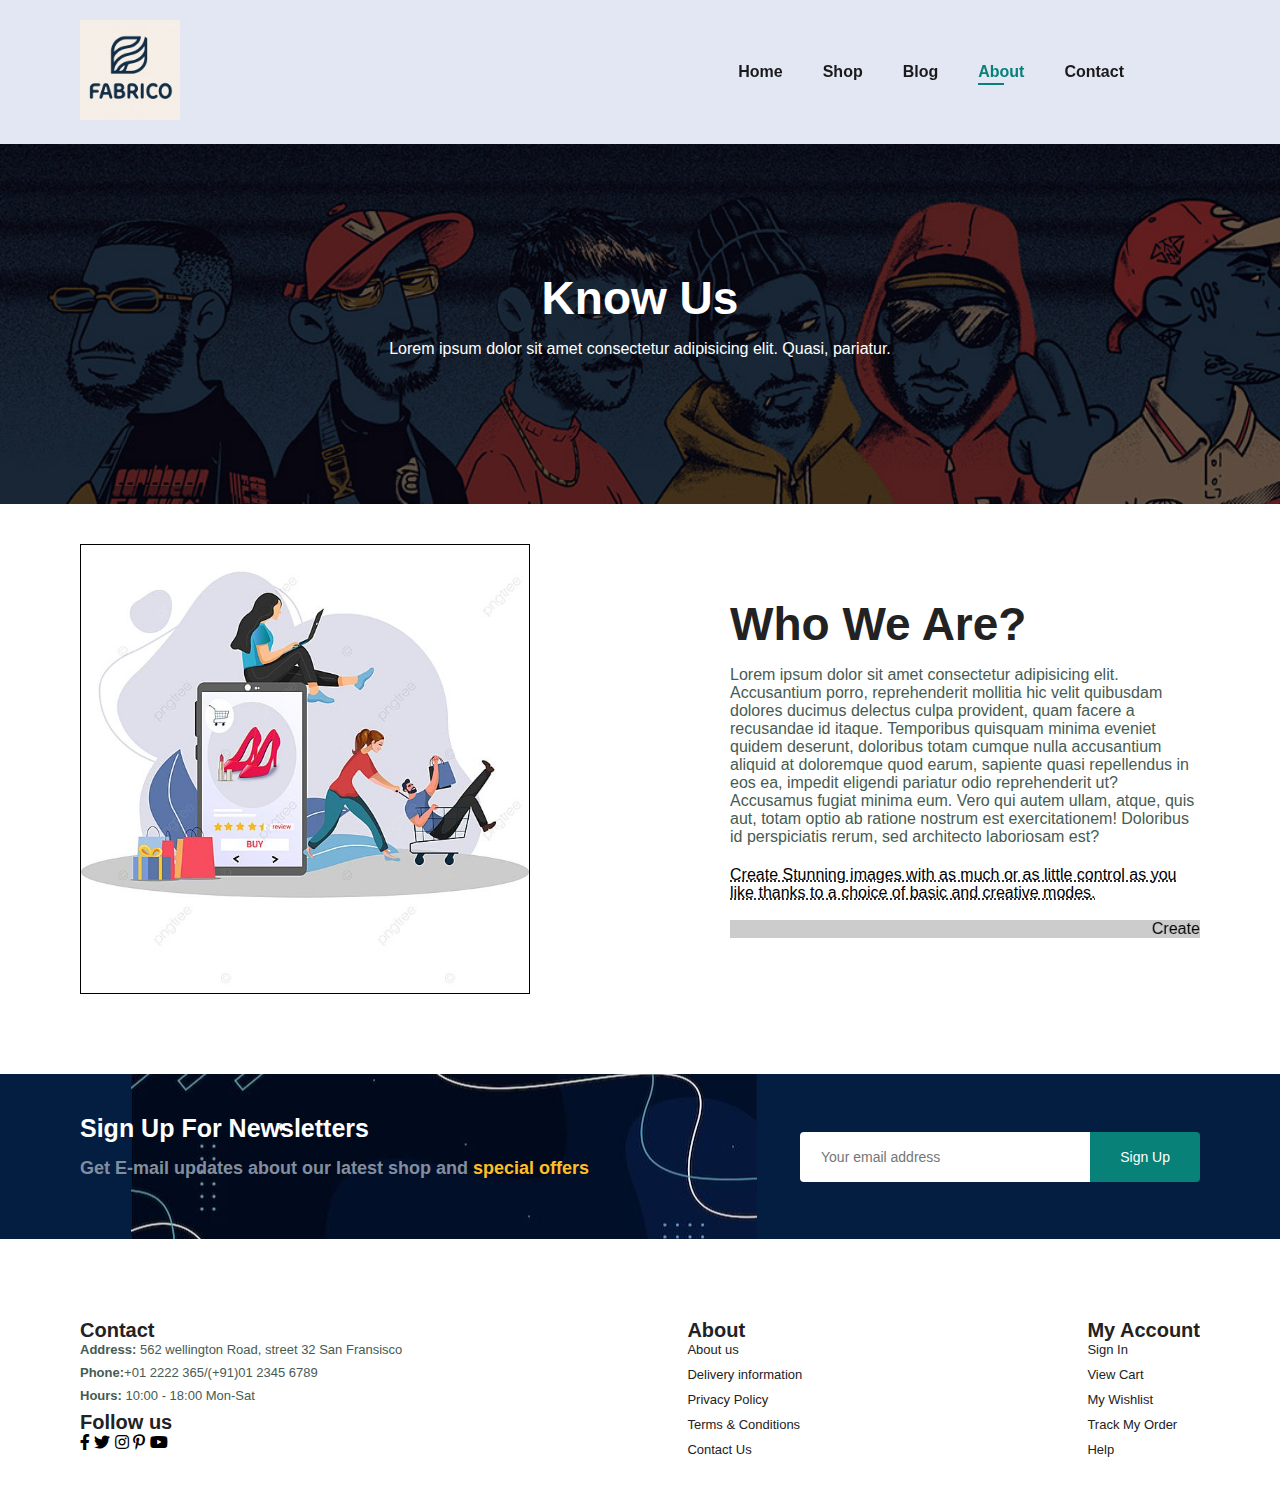
<file: about.html>
<!DOCTYPE html>
<html lang="en">
<head>
  <meta charset="UTF-8">
  <meta name="viewport" content="width=device-width, initial-scale=1.0">
  <title>Fabrico Shopping Website</title>
    <script src="https://boxicons.com/" crossorigin="anonymous"></script>
    <link rel="stylesheet" href="https://pro.fontawesome.com/releases/v5.10.0/css/all.css" />
  <link rel="stylesheet" href="style.css">
</head>
<body>
  <section id="header">
    <a href="#"><img src="Images/logo.jpg" class="logo"></a>
    <div>
      <ul id="navbar">
        <li><a href="#" id="close"><i class="far fa-times"></i></a></li>
        <li><a  href="index.html">Home</a></li>
        <li><a href="shop.html">Shop</a></li>
        <li><a  href="blog.html">Blog</a></li>
        <li><a class="active" href="about.html">About</a></li>
        <li><a href="contact.html">Contact</a></li>
        <li id="lg-bag"><a href="cart.html"><i class="far fa-shopping-bag"></i></a></li>
        
      </ul>
    </div>
    <div id="mobile">
        <a href="cart.html"><i class="far fa-shopping-bag"></i></a>
        <i id="bar" class="fas fa-outdent"></i>
    </div>
  </section>

  <section id="page-header" class="about-header">
    <h2>Know Us</h2>
    <p>Lorem ipsum dolor sit amet consectetur adipisicing elit. Quasi, pariatur.</p>
  </section>

  <section id="about-head" class="section-p1">
    <img src="Images/features/promotions.jpeg" alt="">
    <div>
      <h2>
        Who We Are?
      </h2>
      <p>
        Lorem ipsum dolor sit amet consectetur adipisicing elit. Accusantium porro, reprehenderit mollitia hic velit quibusdam dolores ducimus delectus culpa provident, quam facere a recusandae id itaque. Temporibus quisquam minima eveniet quidem deserunt, doloribus totam cumque nulla accusantium aliquid at doloremque quod earum, sapiente quasi repellendus in eos ea, impedit eligendi pariatur odio reprehenderit ut? Accusamus fugiat minima eum. Vero qui autem ullam, atque, quis aut, totam optio ab ratione nostrum est exercitationem! Doloribus id perspiciatis rerum, sed architecto laboriosam est?
      </p>

      <abbr title="">Create Stunning images with as much or as little control as you like thanks to a choice of basic and creative modes.</abbr>
      <br><br>

      <marquee bgcolor="#ccc" loop="-1">Create Stunning images with as much or as little control as you like thanks to a choice of basic and creative modes</marquee>
    </div>

  </section>

  <section id="newsletter" class="section-p1 section-m1">
    <div class="newstext">
      <h4>Sign Up For Newsletters</h4>
      <p>Get E-mail updates about our latest shop and <span>special offers</span></p>
    </div>
    <div class="form">
      <input type="text" placeholder="Your email address">
      <button class="normal">Sign Up</button>
    </div>
  </section>

  

  <footer class="section-p1">
    <div class="col">
     <div class="contact">
       <h4>Contact</h4>
      <p><strong>Address:</strong> 562 wellington Road, street 32 San Fransisco</p>
      <p><strong>Phone:</strong>+01 2222 365/(+91)01 2345 6789</p>
      <p><strong>Hours:</strong> 10:00 - 18:00 Mon-Sat</p>
     </div>
     <div class="follow">
       <h4>Follow us</h4>
      <div class="icon">
        <i class="fab fa-facebook-f"></i>
         <i class="fab fa-twitter"></i>
          <i class="fab fa-instagram"></i>
           <i class="fab fa-pinterest-p"></i>
            <i class="fab fa-youtube"></i>
       </div>
     </div>
    </div>

    </div>
      
    <div class="col">
      <h4>About</h4>
      <ul>
        <li>About us</li>
         <li>Delivery information</li>
          <li>Privacy Policy</li>
           <li>Terms & Conditions</li>
            <li>Contact Us</li>
      </ul>
    </div>
    <div class="col">
      <h4>My Account</h4>
      <ul>
        <li>Sign In</li>
         <li>View Cart</li>
          <li>My Wishlist</li>
           <li>Track My Order</li>
            <li>Help</li>
      </ul>
    </div>
  

  </footer>
 <script src="script.js"></script>
</body>
</html>
</file>
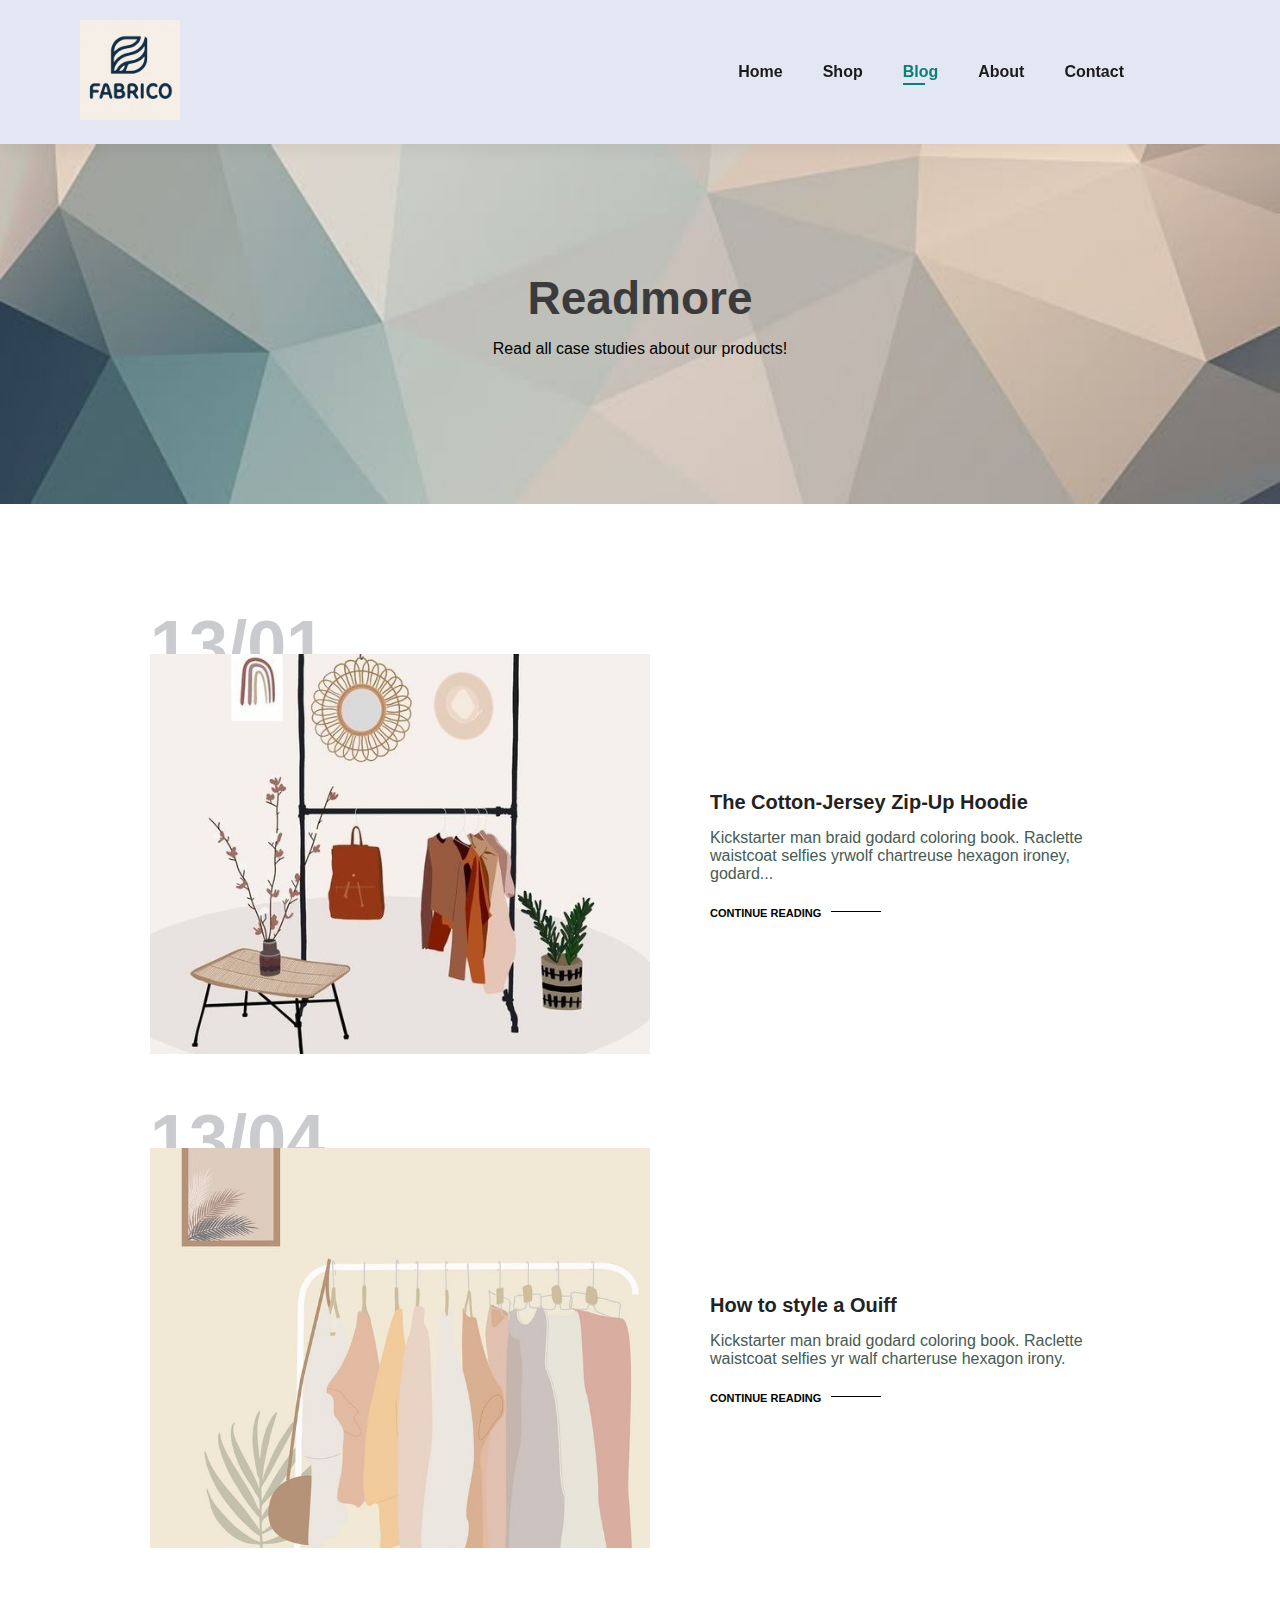
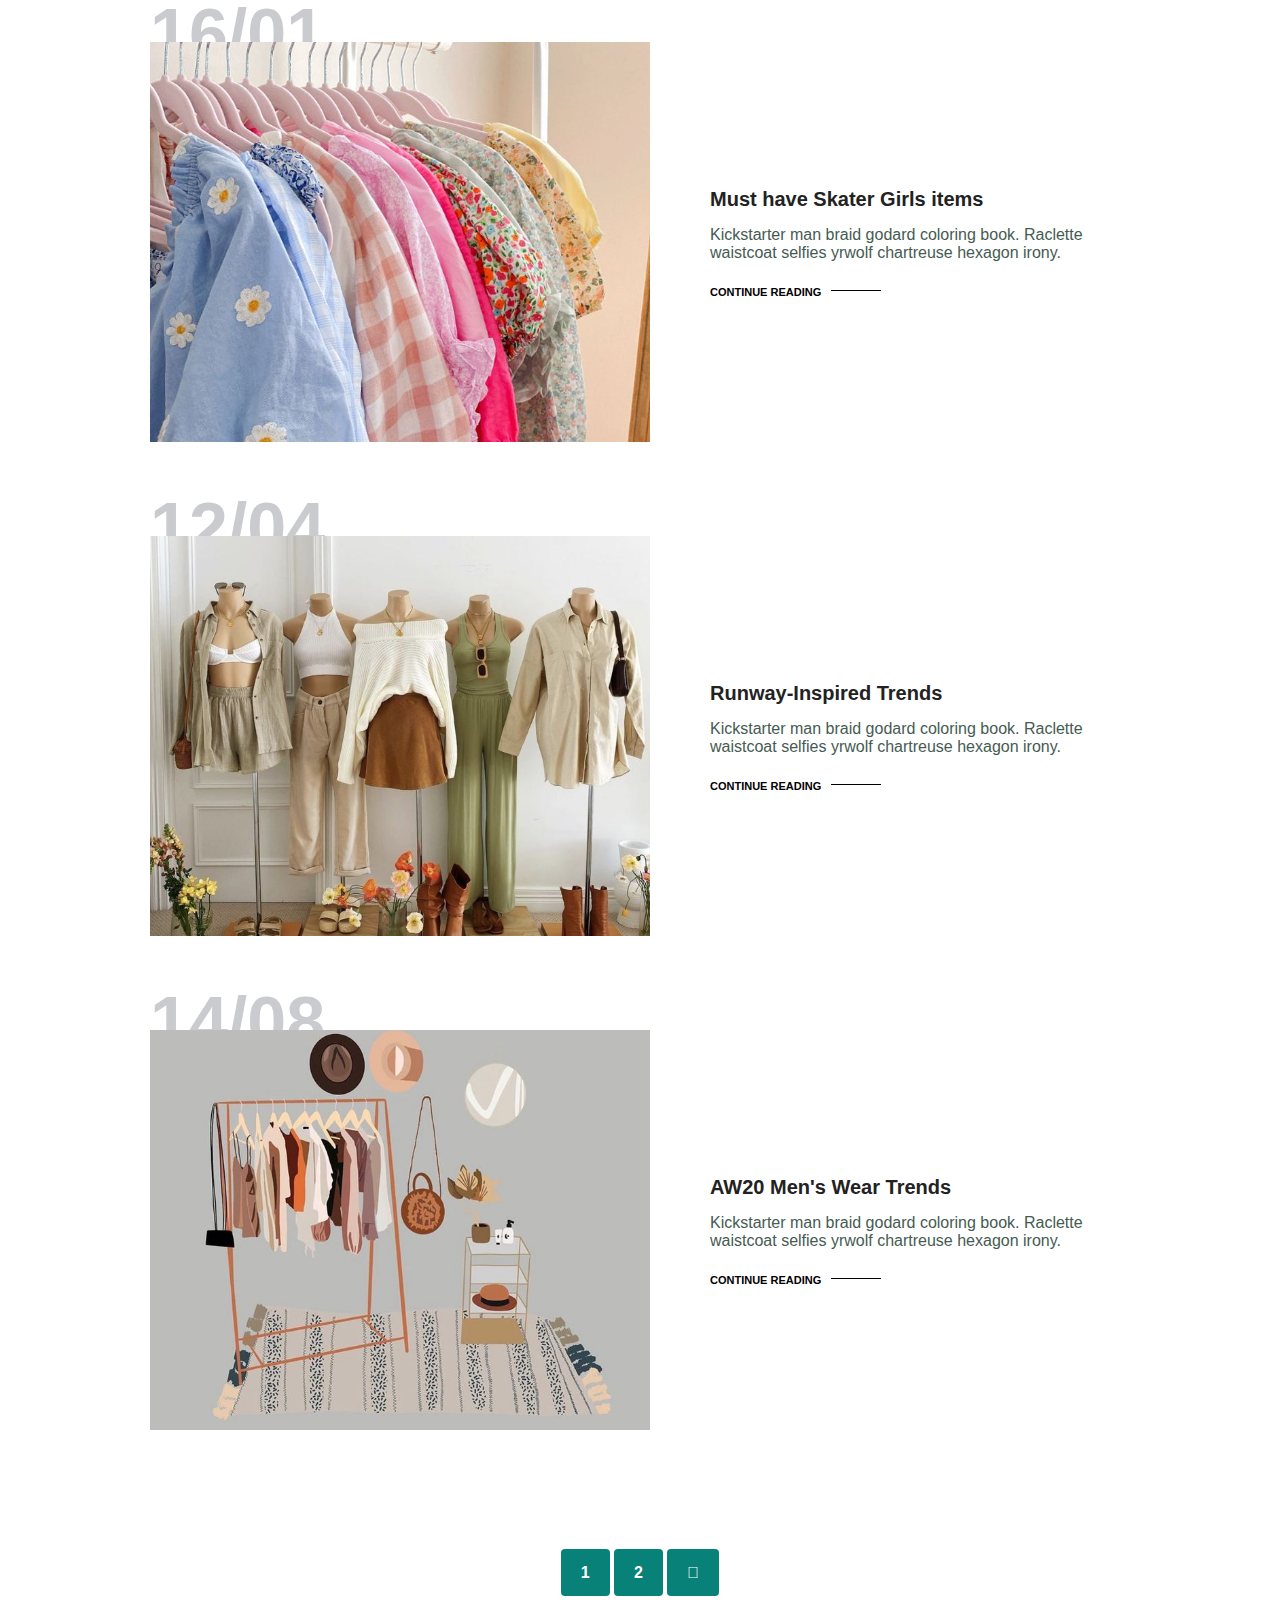
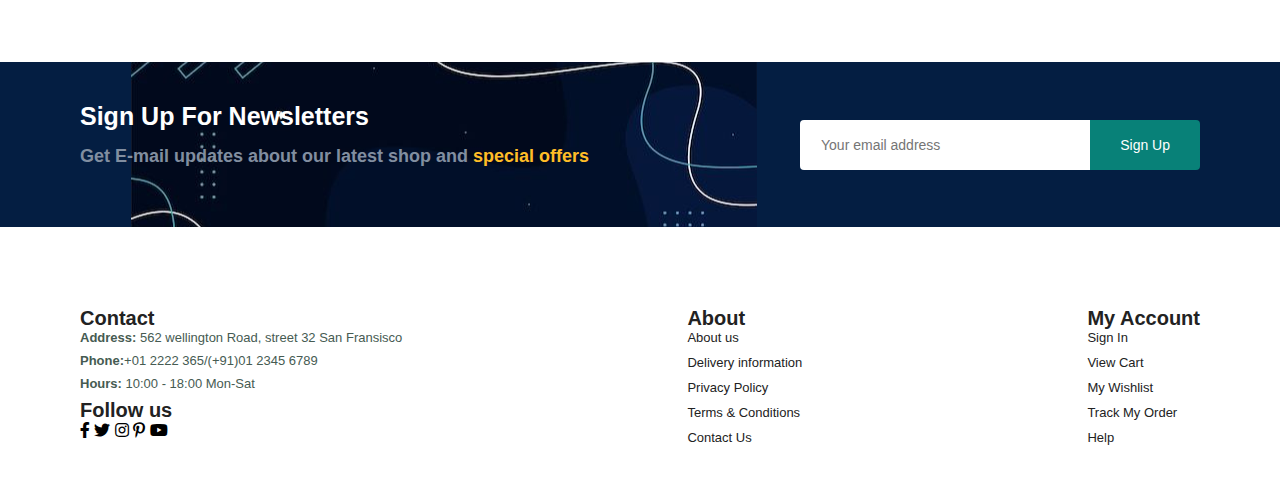
<file: blog.html>
<!DOCTYPE html>
<html lang="en">
<head>
  <meta charset="UTF-8">
  <meta name="viewport" content="width=device-width, initial-scale=1.0">
  <title>Fabrico Shopping Website</title>
    <script src="https://boxicons.com/" crossorigin="anonymous"></script>
    <link rel="stylesheet" href="https://pro.fontawesome.com/releases/v5.10.0/css/all.css" />
  <link rel="stylesheet" href="style.css">
</head>
<body>
  <section id="header">
    <a href="#"><img src="Images/logo.jpg" class="logo"></a>
    <div>
      <ul id="navbar">
        <li><a href="#" id="close"><i class="far fa-times"></i></a></li>
        <li><a  href="index.html">Home</a></li>
        <li><a href="shop.html">Shop</a></li>
        <li><a  class="active" href="blog.html">Blog</a></li>
        <li><a href="about.html">About</a></li>
        <li><a href="contact.html">Contact</a></li>
        <li id="lg-bag"><a href="cart.html"><i class="far fa-shopping-bag"></i></a></li>
        
      </ul>
    </div>
    <div id="mobile">
        <a href="cart.html"><i class="far fa-shopping-bag"></i></a>
        <i id="bar" class="fas fa-outdent"></i>
    </div>
  </section>

  <section id="page-header" class="blog-header">
    <h2>Readmore</h2>
    <p>Read all case studies about our products!</p>
  </section>

  <section id="blog">
    <div class="blog-box">
      <div class="blog-img">
        <img id="blog1" src="Images/blog/blog1.jpeg">
      </div>
      <div class="blog-details">
        <h4>The Cotton-Jersey Zip-Up Hoodie</h4>
        <p>Kickstarter man braid godard coloring book. Raclette waistcoat selfies yrwolf chartreuse hexagon ironey, godard...</p>
        <a href="#">CONTINUE READING</a>
      </div>
      <h1>13/01</h1>
    </div>

     <div class="blog-box">
      <div class="blog-img">
        <img id="blog1" src="Images/blog/blog2.jpeg">
      </div>
      <div class="blog-details">
        <h4>How to style a Ouiff</h4>
        <p>Kickstarter man braid godard coloring book. Raclette waistcoat selfies yr walf charteruse hexagon irony.</p>
        <a href="#">CONTINUE READING</a>
      </div>
      <h1>13/04</h1>
    </div>

     <div class="blog-box">
      <div class="blog-img">
        <img id="blog1" src="Images/blog/blog3.jpeg">
      </div>
      <div class="blog-details">
        <h4>Must have Skater Girls items</h4>
        <p>Kickstarter man braid godard coloring book. Raclette waistcoat selfies yrwolf chartreuse hexagon irony.</p>
        <a href="#">CONTINUE READING</a>
      </div>
      <h1>16/01</h1>
    </div>

     <div class="blog-box">
      <div class="blog-img">
        <img id="blog1" src="Images/blog/blog4.jpeg">
      </div>
      <div class="blog-details">
        <h4>Runway-Inspired Trends</h4>
        <p>Kickstarter man braid godard coloring book. Raclette waistcoat selfies yrwolf chartreuse hexagon irony.</p>
        <a href="#">CONTINUE READING</a>
      </div>
      <h1>12/04</h1>
    </div>

     <div class="blog-box">
      <div class="blog-img">
        <img id="blog1" src="Images/blog/blog5.jpeg">
      </div>
      <div class="blog-details">
        <h4>AW20 Men's Wear Trends</h4>
        <p>Kickstarter man braid godard coloring book. Raclette waistcoat selfies yrwolf chartreuse hexagon irony.</p>
        <a href="#">CONTINUE READING</a>
      </div>
      <h1>14/08</h1>
    </div>
  </section>

  <section id="pagination"class="section-p1">
     <a href="#">1</a>
     <a href="#">2</a>
     <a href="#"><i class="fal fa-long-arrow-alt-right"></i></a>
  </section>
  
  <section id="newsletter" class="section-p1 section-m1">
    <div class="newstext">
      <h4>Sign Up For Newsletters</h4>
      <p>Get E-mail updates about our latest shop and <span>special offers</span></p>
    </div>
    <div class="form">
      <input type="text" placeholder="Your email address">
      <button class="normal">Sign Up</button>
    </div>
  </section>

  <footer class="section-p1">
    <div class="col">
     <div class="contact">
       <h4>Contact</h4>
      <p><strong>Address:</strong> 562 wellington Road, street 32 San Fransisco</p>
      <p><strong>Phone:</strong>+01 2222 365/(+91)01 2345 6789</p>
      <p><strong>Hours:</strong> 10:00 - 18:00 Mon-Sat</p>
     </div>
     <div class="follow">
       <h4>Follow us</h4>
      <div class="icon">
        <i class="fab fa-facebook-f"></i>
         <i class="fab fa-twitter"></i>
          <i class="fab fa-instagram"></i>
           <i class="fab fa-pinterest-p"></i>
            <i class="fab fa-youtube"></i>
       </div>
     </div>
    </div>

    </div>
      
    <div class="col">
      <h4>About</h4>
      <ul>
        <li>About us</li>
         <li>Delivery information</li>
          <li>Privacy Policy</li>
           <li>Terms & Conditions</li>
            <li>Contact Us</li>
      </ul>
    </div>
    <div class="col">
      <h4>My Account</h4>
      <ul>
        <li>Sign In</li>
         <li>View Cart</li>
          <li>My Wishlist</li>
           <li>Track My Order</li>
            <li>Help</li>
      </ul>
    </div>
  

  </footer>
 <script src="script.js"></script>
</body>
</html>
</file>
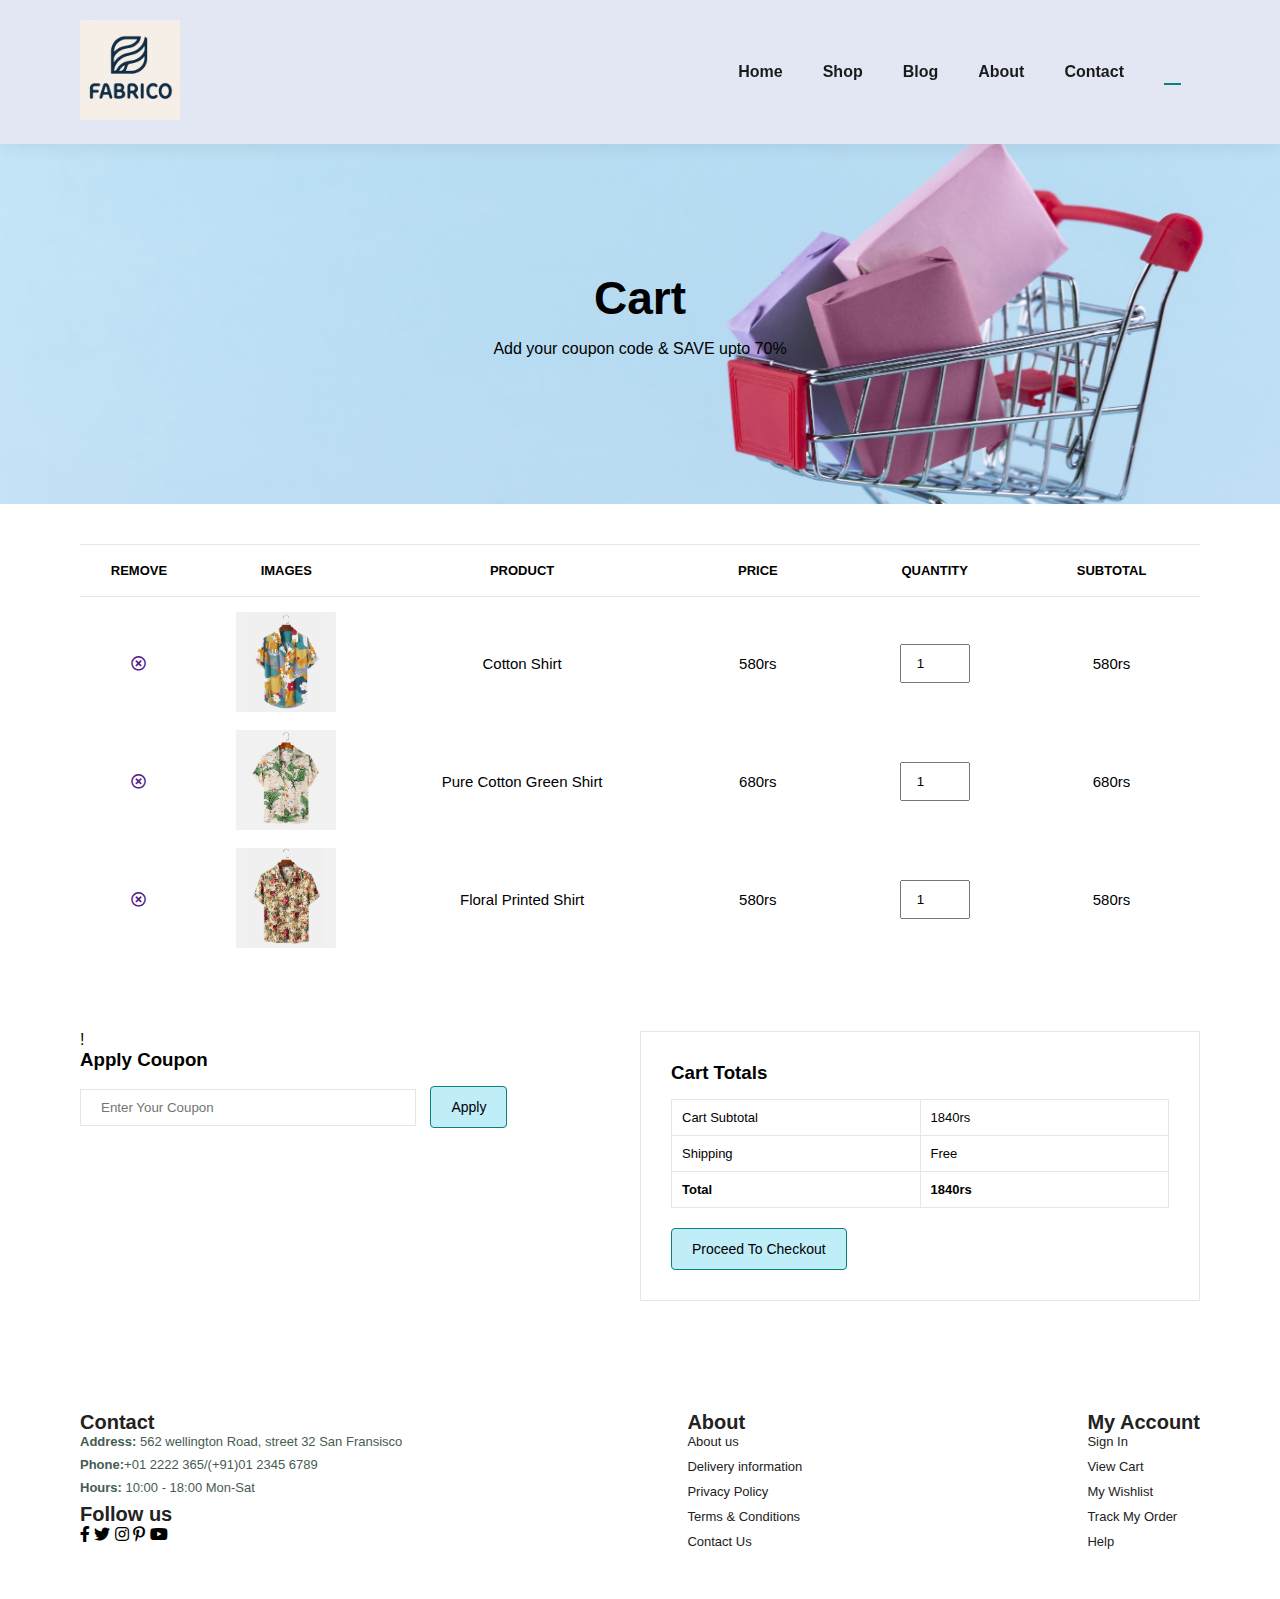
<file: cart.html>
<!DOCTYPE html>
<html lang="en">
<head>
  <meta charset="UTF-8">
  <meta name="viewport" content="width=device-width, initial-scale=1.0">
  <title>Fabrico Shopping Website</title>
    <script src="https://boxicons.com/" crossorigin="anonymous"></script>
    <link rel="stylesheet" href="https://pro.fontawesome.com/releases/v5.10.0/css/all.css" />
  <link rel="stylesheet" href="style.css">
</head>
<body>
  <section id="header">
    <a href="#"><img src="Images/logo.jpg" class="logo"></a>
    <div>
      <ul id="navbar">
        <li><a href="#" id="close"><i class="far fa-times"></i></a></li>
        <li><a  href="index.html">Home</a></li>
        <li><a href="shop.html">Shop</a></li>
        <li><a  href="blog.html">Blog</a></li>
        <li><a  href="about.html">About</a></li>
        <li><a  href="contact.html">Contact</a></li>
        <li id="lg-bag"><a class="active" href="cart.html"><i class="far fa-shopping-bag"></i></a></li>
        
      </ul>
    </div>
    <div id="mobile">
        <a href="cart.html"><i class="far fa-shopping-bag"></i></a>
        <i id="bar" class="fas fa-outdent"></i>
    </div>
  </section>

  <section id="page-header" class="cart-header">
    <h2>Cart</h2>
    <p>Add your coupon code & SAVE upto 70%</p>
  </section>

  <section id="cart" class="section-p1">
     <table width="100%">
      <thead>
        <tr>
          <td>Remove</td>
          <td>Images</td>
          <td>Product</td>
          <td>Price</td>
          <td>Quantity</td>
          <td>Subtotal</td>
        </tr>
      </thead>
      <tbody>
        <tr>
          <td><a href=""><i class="far fa-times-circle"></i></a></td>
          <td><img src="Images/shirts/f1.jpg" ></td>
          <td>Cotton Shirt</td>
          <td>580rs</td>
          <td><input type="number" value="1"></td>
          <td>580rs</td>
        </tr>
        <tr>
          <td><a href=""><i class="far fa-times-circle"></i></a></td>
          <td><img src="Images/shirts/f2.jpg" ></td>
          <td>Pure Cotton Green Shirt</td>
          <td>680rs</td>
          <td><input type="number" value="1"></td>
          <td>680rs</td>
        </tr>
        <tr>
          <td><a href=""><i class="far fa-times-circle"></i></a></td>
          <td><img src="Images/shirts/f3.jpg" ></td>
          <td>Floral Printed Shirt</td>
          <td>580rs</td>
          <td><input type="number" value="1"></td>
          <td>580rs</td>
        </tr>
      </tbody>
     </table>

  </section>
  <section id="cart-add" class="section-p1">
    <div id="coupon">!
      <h3>Apply Coupon</h3>
      <div>
        <input type="text" placeholder="Enter Your Coupon">
        <button class="normal">Apply</button>
      </div>
    </div>
    <div id="subtotal">
      <h3>Cart Totals</h3>
      <table>
        <tr>
          <td>Cart Subtotal</td>
          <td>1840rs</td>
        </tr>
        <tr>
          <td>Shipping</td>
          <td>Free</td>
        </tr>
        <tr>
          <td><strong>Total</strong></td>
          <td><strong>1840rs</strong></td>
        </tr>
      </table>
      <button class="normal">Proceed To Checkout</button>

    </div>

  </section>

  

  <footer class="section-p1">
    <div class="col">
     <div class="contact">
       <h4>Contact</h4>
      <p><strong>Address:</strong> 562 wellington Road, street 32 San Fransisco</p>
      <p><strong>Phone:</strong>+01 2222 365/(+91)01 2345 6789</p>
      <p><strong>Hours:</strong> 10:00 - 18:00 Mon-Sat</p>
     </div>
     <div class="follow">
       <h4>Follow us</h4>
      <div class="icon">
        <i class="fab fa-facebook-f"></i>
         <i class="fab fa-twitter"></i>
          <i class="fab fa-instagram"></i>
           <i class="fab fa-pinterest-p"></i>
            <i class="fab fa-youtube"></i>
       </div>
     </div>
    </div>

    </div>
      
    <div class="col">
      <h4>About</h4>
      <ul>
        <li>About us</li>
         <li>Delivery information</li>
          <li>Privacy Policy</li>
           <li>Terms & Conditions</li>
            <li>Contact Us</li>
      </ul>
    </div>
    <div class="col">
      <h4>My Account</h4>
      <ul>
        <li>Sign In</li>
         <li>View Cart</li>
          <li>My Wishlist</li>
           <li>Track My Order</li>
            <li>Help</li>
      </ul>
    </div>
  

  </footer>
 <script src="script.js"></script>
</body>
</html>
</file>
<file: style.css>
@import url();
*{
  margin: 0;
  padding: 0;
  box-sizing: border-box;
  font-family: 'Spartan', sans-serif;
}
h1{
  font-size: 50px;
  line-height: 64px;
  color: #222;
}

h2{
  font-size: 46px;
  line-height: 54px;
  color: #222;
}
h4{
  font-size: 20px;
  color: #222;
}
h6{
  font-weight: 700;
  font-size: 12px;
}
p{
  font-size: 16px;
  color: #465b52;
  margin: 15px 0 20px 0;
}

.section-p1{
  padding: 40px 80px;

}
.section-m1{
  margin: 40px 0;
}
button.normal{
   font-size: 14px;
   width: 600;
   padding: 15px 30px;
   color: #000;
   background-color: rgb(191, 237, 248);
   border-radius: 4px;
   cursor: pointer;
   border: none;
   outline: none;
   transition: 0.2s;
}
.body{
  width: 100%;
}
img{
  height: 100px;
  width: 100px;
}
#header{
  display: flex;
  align-items: center;
  justify-content: space-between;
  padding: 20px 80px;
  background-color: #E3E6F3;
  box-shadow: 0 5px 15px rgba(0, 0, 0, 0.06) ;
  z-index: 999;
  position: sticky;
  top: 0;
  left: 0;
}
#navbar{
  display: flex;
  align-items: center;
  justify-content: center;
}
#navbar li{
  list-style: none;
  padding: 0 20px;
  position: relative;
}
#navbar li a{
  text-decoration: none;
  font-size: 16px;
  font-weight: 600;
  color: #1a1a1a;
  transition: 0.3s ease;

}
#navbar li a:hover{
  color: #088178;

}
#navbar li a:hover,
#navbar li a.active{
  color: #088178;
}
#navbar li a.active::after,
#navbar li a:hover::after{
  content: "";
  width: 30%;
  height: 2px;
  background: #088178;
  position: absolute;
  bottom: -4px;
  left: 20px;
}

#mobile{
  display: none;
  align-items: center;
}
#close{
   display: none;
}
#hero{
  background-image: url("Images/hero4.png");
  height: 90vh;
  width: 100%;
  background-position: top 25% right 0;
  background-size: cover;
  padding: 0 80px;
  display: flex;
  flex-direction: column;
  align-items: flex-start;
  justify-content: center;
}
#hero h4{
  padding-bottom: 15px ;
}
#hero h1{
  color: #088178;
}
#hero button{
  background-image: url("Images/button.png");
  background-color: transparent;
  color: #088178;
  border: 0;
  padding: 14px 80px 14px 65px;
  background-repeat: no-repeat;
  cursor: pointer;
  font-weight: 700;
  font-size: 15px;
}
#feature{
  display: flex;
  align-items: center;
  justify-content: space-between;
  flex-wrap: wrap;
}
#feature .fe-box{
   width: 180px;
   text-align: center;
   padding: 25px 15px;
   box-shadow: 20px 20px 34px rgba(0, 0, 0, 0.03);
   border: 1px solid #cce7d0;
   border-radius: 4px;
   margin: 15px 0;
}
#feature .fe-box img{
  margin-bottom:10px;

}
#feature .fe-box:hover{
  box-shadow: 10px 10px 54px rgba(70, 62, 221, 0.1);
}
#feature .fe-box h6{
  padding: 9px 8px 6px 8px;
  display: inline-block;
  line-height: 1;
  border-radius: 4px;
  color: #088178;
  background-color: rgb(243, 203, 209);
}
#feature .fe-box:nth-child(2) h6{
  background-color: rgb(175, 247, 223);
}
#feature .fe-box:nth-child(3) h6{
  background-color: rgb(164, 245, 245);
}
#feature .fe-box:nth-child(4) h6{
  background-color: rgb(207, 207, 248)
}
#feature .fe-box:nth-child(5) h6{
  background-color: rgb(252, 191, 191)
}
#feature .fe-box:nth-child(6) h6{
  background-color: rgb(200, 231, 200)
}
#product1{
  text-align: center;

}
#product1 .pro-container{
  display: flex;
  justify-content: space-between;
  padding-top: 20px;
  flex-wrap: wrap;
}
#product1 .pro{
  width: 23%;
  min-width: 250px;
  padding: 10px 12px;
  border: 1px solid #cce7d0; 
  border-radius: 25px;
  cursor: pointer;
  box-shadow: 20px 20px 30px rgba(0, 0, 0, 0.02);
  margin: 15px 0;
  transition: 0.2s ease;
  position: relative;
 }
 #product1 .pro:hover{
    box-shadow: 20px 20px 30px rgba(0, 0, 0, 0.06);
 }
#img1{
  width: 300px;
  height: 300px;
}
#product1 .pro img{
  width: 100%;
  border-radius: 20px;
}
#product1 .pro .des{
  text-align: start;
  padding: 10px 0;
}
#product1 .pro .des span{
  color: #606063;
  font-size: 15px;
}
#product1 .pro .des h5{
  padding-top: 7px;
  color: #1a1a1a;
  font-size: 25px;
}
#product1 .pro .des i{
  font-size: 16px;
  color: rgb(243, 181, 25);
}
#product1 .pro .des h4{
  padding-top: 7px;
  font-size: 20px;
  font-weight: 700;
  color:#088178;
}
#product1 .pro .cart{
  width: 50px;
  height: 50px;
  line-height: 50px;
  border-radius: 50px;
  background-color: #e8f6ea;
  font-weight: 500;
  color: #088178;
  border: 1px solid #cce7d0;
  position: absolute;
  bottom: 50px;
  right: 40px;
}
#banner{
  display: flex;
  flex-direction: column;
  justify-content: center;
  flex-wrap: wrap;
  align-items: center;
  text-align: center;
  background-image: url("Images/features/banner.jpeg");
  width: 100%;
  height: 30vh;
  background-size: cover;
  background-position: center;
}
#banner h4{
   font-size: 16px;
}
#banner h2{
   font-size: 35px;
   padding: 10px 0;
}
#banner h2 span{
  color: red;
}
#banner button:hover{
  background-color: #088178;
  color:#fff;

}
#sm-banner .banner-box{
  display: flex;
  flex-direction: column;
  flex-wrap: wrap;
  justify-content: center;
  align-items: flex-start;
  background-image: url("Images/banner/b8.jpg");
  min-width: 580px;
  height: 50vh;
  background-size: cover;
  background-position: center;
  padding: 30px;
}
#sm-banner {
  display: flex;
  flex-wrap: wrap;
  justify-content: space-between;
}
#sm-banner h4{
    font-size: 20px;
    font-weight: 300;
}
#sm-banner h2{
  font-size: 30px;
  font-weight: 800;
}
#sm-banner span{
  font-size: 14px;
  font-weight: 500;
  padding-bottom: 15px;
}
button.white{
   font-size: 14px;
   font-weight: 600;
   width: 600;
   padding: 11px 18px;
   color: #000;
   background-color:transparent;
   border-radius: 4px;
   cursor: pointer;
   border: 1px solid #fff;
   outline: none;
   transition: 0.2s;
}
#sm-banner .banner-box:hover button{
  background-color: #48d4cb;
  border: 1px solid #088178;

}
#sm-banner .banner-box2{
  background-image: url("Images/banner/cloth.jpeg");
  align-items: center;
  
}
#sm-banner .banner-box2 button{
  border: 1px solid #088178;
}
#banner3 .banner-box{
  display: flex;
  flex-direction: column;
  justify-content: center;
  flex-wrap: wrap;
  align-items: flex-start;
  background-image: url("Images/banner/b7.jpg");
  min-width: 30%;
  height: 30vh;
  background-size: cover;
  background-position: center;
  padding: 30px;
  margin-bottom: 20px;
}
#banner3 h2{
  color: #fff;
  font-weight: 900;
  font-size: 25px;
}
#banner3 h3{
  color: #ec544e;
  font-weight: 800;
  font-size: 15px;
}
#banner3{
  display: flex;
  justify-content: space-between;
  flex-wrap: wrap;
  padding: 0 80px;
}
#banner3 .banner-box2{
  background-image: url("Images/banner/b4.jpeg");
}
#banner3 .banner-box3{
  background-image: url("Images/banner/b5.jpg");
}
#newsletter{
  display: flex;
  justify-content: space-between;
  align-items: center;
  flex-wrap: wrap;
  background-image: url("Images/banner/darkbanner.jpeg");
  background-repeat: no-repeat;
  background-position: 20% 30%;
  background-color: #041e42;
}
#newsletter h4{
  font-size: 25px;
  font-weight: 700;
  color: #fff;
}
#newsletter p{
  font-size: 18px;
  font-weight: 600;
  color: #818ea0;
}
#newsletter p span{
  color: #ffbd27;
}
#newsletter .form{
  display: flex;
  width: 400px;
}
#newsletter input{
  height: 3.125rem;
  padding: 0 1.25rem;
  font-size: 14px;
  width: 100%;
  border: 1px solid transparent;
  border-radius: 4px;
  outline: none;
  border-top-right-radius: 0;
  border-bottom-right-radius: 0;
}
#newsletter button {
  background-color: #088178;
  color: #fff;
  white-space: nowrap;
  border-top-left-radius: 0;
  border-bottom-left-radius: 0;
}
footer{
  display: flex;
  justify-content: space-between;
  flex-wrap: wrap;

}
footer col{
  display: flex;
  flex-direction: column;
  align-items: flex-start;
  margin-bottom: 20px;
}
footer p{
  font-size: 13px;
  margin: 0 0 8px 0;
}
footer li{
  font-size: 13px;
  text-decoration: none;
  list-style: none;
  color: #222;
  margin-bottom: 10px;
}

#page-header{
   background: #EEAECA;
   background: radial-gradient(circle,rgba(238, 174, 202, 1) 0%, rgba(148, 187, 233, 1) 100%);
  width: 100%;
  height: 40vh;
  background-size: cover;
  display: flex;
  justify-content: center;
  flex-direction: column;
  align-items: center;
  padding: 14px;
}
#page-header h2,
#page-header p{
  color: white;
}

#pagination{
  text-align: center;

}
#pagination a{
    text-decoration: none;
    background-color: #088178;
    padding: 15px 20px;
    border-radius: 4px;
    color: #fff;
    font-weight: 600;
}
#pagination a i{
  font-size: 16px;
  font-weight: 600;
}

#prodetails .single-pro-image{
   width: 40%;
   margin-right: 50px;
}
#prodetails img{
  width: 300px;
  height: 300px;
}
#prodetails .one{
  width: 100px;
  height: 100px;
  margin: 0;
}
.small-img-group{
  display: flex;
  justify-content: space-between;
}
.small-img-col{
  flex-basis: 24%;
  cursor: pointer;
}
#prodetails{
  display: flex;
  margin-top: 20px;

}
#prodetails .single-pro-details{
  width: 50%;
  padding-top: 30px;
}
#prodetails .single-pro-details h4{
  padding: 40px 0 20px 0;
}
#prodetails .single-pro-details h2{
  font-size: 26px;
}
#prodetails .single-pro-details select{
  display: block;
  padding: 5px 10px;
  margin-bottom: 10px ;
}
#prodetails .single-pro-details input{
  width: 50px;
  height: 47px;
  padding-left: 10px;
  font-size: 16px;
  margin-right: 10px;
}
#prodetails .single-pro-details button{
  background-color: #088178;
  color: white;
}
#prodetails .single-pro-details input:focus{
  outline: none;
}
#prodetails .single-pro-details span{
  line-height: 25px;
}

#page-header.blog-header{
background-image: url("Images/blog/banner3.jpeg");
}
#page-header.blog-header h2{
  color: rgb(60, 59, 59);
}
#page-header.blog-header p{
  color: black;
}
.blog-img img{
  width: 500px;
  height: 400px;
  object-fit: cover;
  margin-right: 60px;
}
#blog{
  padding: 150px 150px 0 150px;
}
#blog .blog-box{
  display: flex;
  align-items: center;
  width: 100%;
  position: relative;
  padding-bottom: 90px;
}
#blog .blog-details{
  width: 50%;
}
#blog .blog-details a{
  text-decoration: none;
  font-size: 11px;
  color: #000;
  font-weight: 700;
  position: relative;
  transition: 0.3s;
}
#blog .blog-details a::after{
  content: "";
  width: 50px;
  height: 1px;
  background-color: #000;
  position: absolute;
  top: 4px;
  right: -60px;
}
#blog .blog-details a:hover{
  color: #088178;
}
#blog .blog-details a:hover::after{
  background-color: #088178;
}
#blog .blog-box h1{
  position: absolute;
  top: -40px;
  left: 0;
  font-size: 70px;
  font-weight: 700;
  color: #c9cbce;
  z-index: -9;
}

#page-header.about-header{
   background-image: url("Images/b1.jpg");
}
#about-head{
  display: flex;
  align-items: center;
  gap: 200px;
}
#about-head img{
  width: 450px;
  height: 450px;
  border: 1px solid black;
}
#about-head div{
  width: 50%;
}

#contact-details{
  display: flex;
  align-items: center;
  justify-content: space-between;
}

#contact-details .details{
  width: 40%;
}

#contact-details span,
#form-details form span{
  font-size: 12px;
}
#contact-details .details h2,
#form-details form h2{
  font-size: 26px;
  line-height: 35px;
  padding-top: 20px;
  padding-bottom: 20px;
}
#contact-details .details h3{
  font-size: 16px;
  padding-bottom: 15px;
}
#contact-details .details li{
  list-style: none;
  display: flex;
  padding: 10px 0;
}
#contact-details .details li i{
  font-size: 14px;
  padding-right: 22px;
}
#contact-details .details li p{
  margin: 0;
  font-size: 14px;
}
#contact-details .map {
  width:55% ;
  height: 400px;
}

#contact-details .map iframe{
  width: 100%;
  height: 100%;
}
 #form-details{
  display: flex;
  justify-content: space-between;
  margin: 30px;
  padding: 80px;
  border: 1px solid #e1e1e1;
}
#form-details form{
   width: 65%;
   display: flex;
   flex-direction: column;
}
#form-details form input,
#form-details textarea{
  width: 100%;
  padding: 12px 15px;
  outline: none;
  margin-bottom: 20px;
  border: 1px solid #e1e1e1;
}
#form-details button{
  width: 120px;
  text-align: center;
  border: 1px solid #088178;
  border-radius: 5px;
}

#form-details .people div{
  padding-bottom: 25px;
  display: flex;
  align-items: flex-start;
}
#form-details .people div img{
  width: 65px;
  height: 65px;
  object-fit: cover;
  margin-right: 15px;
  border: 1px solid #e1e1e1;
  border-radius: 50%;
}
#form-details .people div p{
  margin: 0;
  font-size: 13px;
  line-height: 25px;
}
#form-details .people div p span{
  display: block;
  font-size: 16px;
  font-weight: 600;
  color: #000;
}
#page-header.cart-header{
  background-image: url("Images/banner/cart.jpg");
}
#page-header.cart-header h2{
  color: #000;
}
#page-header.cart-header p{
  color: #000;
}
#cart{
  overflow-x: auto;
}

#cart table{
  width: 100%;
  border-collapse: collapse;
  table-layout: fixed;
  white-space: nowrap;
}
#cart table td:nth-child(1){
  width: 100px;
  text-align: center;
}
#cart table td:nth-child(2){
  width: 150px;
  text-align: center;
}
#cart table td:nth-child(3){
  width: 250px;
  text-align: center;
}
#cart table td:nth-child(4),
#cart table td:nth-child(5),
#cart table td:nth-child(6){
  width: 150px;
  text-align: center;
}
#cart table td:nth-child(5) input{
  width: 70px;
  padding: 10px 5px 10px 15px;
}
#cart table thead{
  border: 1px solid #e2e9e1;
  border-left: none;
  border-right: none;
}
#cart table thead td{
  font-weight: 700;
  text-transform: uppercase;
  font-size: 13px;
  padding: 18px 0;
}
#cart table tbody tr td{
  padding-top: 15px;
}
#cart table tbody td{
  font-size: 15px;
}
#cart-add{
  display: flex;
  justify-content: space-between;
  flex-wrap: wrap;

}
 #coupon{
  width: 50%;
  margin-bottom: 30px;
 }
#coupon h3,
#subtotal h3{
  padding-bottom: 15px;
}
#coupon input{
  padding: 10px 20px;
  outline: none;
  width: 60%;
  margin-right: 10px;
  border: 1px solid #e2e9e1;
}
#coupon button,
#subtotal button{
  padding: 12px 20px;
  border: 1px solid #088178;
}
#subtotal{
  width: 50%;
  margin-bottom: 30px;
  border: 1px solid #e2e9e1;
  padding: 30px;
}
#subtotal table{
  border-collapse: collapse;
  width: 100%;
  margin-bottom: 20px;
}
#subtotal table td{
  width: 50%;
  border: 1px solid #e2e9e1;
  padding: 10px;
  font-size: 13px;
}




@media (max-width:799px) {
    .section-p1{
      padding: 40px 40px;
    }
    #navbar{
      display: flex;
      flex-direction: column;
      align-items: flex-start;
      justify-content: flex-start;
      position: fixed;
      top: 0;
      right: -300px;
      height: 100vh;
      width: 300px;
      background-color: #E3E6F3;
      box-shadow: 0 40px 60px rgba(0, 0, 0, 0.1);
      padding: 80px 0 0 10px;
      transition: 0.3s;
    }
    #navbar.active{
      right: 0px;
    }
    #navbar li{
       margin-bottom: 25px;
    }
    #mobile{
      display: flex;
      align-items: center;

    }
    #mobile i{
      color: #1a1a1a;
      font-size: 24px;
      padding-left: 20px;
    }

    #close{
      display: initial;
      position: absolute;
      top: 0px;
      left: 30px;
      color: #222;
      font-size: 30px;
    } 
    #lg-bag{
      display: none;
    }
    #hero{
      height: 70vh;
      padding: 0 80px;
      background-position: top 30% right 30%;
    }
    #feature{
      justify-content: center;
    }
    #feature .fe-box{
      margin: 15px 15px;
    }

    #product1 .pro-container{
      justify-content: center;
    }
    #product1 .pro{
      margin: 15px;
    }
    #banner{
      height: 20vh;
    }
    #sm-banner .banner-box{
      min-width: 100%;
      height: 30vh;
    }
   #banner3{
    padding: 0 40px;
    }

   #banner3 .banner-box{
    width: 28%;
   }
   #about-head{
    display: flex;
    flex-direction: column;
    gap: 10px;
  }
  #about-head img{
    width: 100%;
  }
  #form-details{
    padding: 40px;
  }
  #form-details form{
    width: 50%;
  }

}
@media (max-width: 477px){
  #header{
    padding: 10px 30px;
  }
  #hero{
    padding: 0 20px;
    background-position: 55%;
  }
  h1{
    font-size: 38px;
  }
  h2{
    font-size: 32px;
  }
  .section-p1{
    padding: 20px;
  }
  #feature{
    justify-content: space-between;
  }
  #feature .fe-box{
    width: 155px;
    margin: 0 0 15px 0;
  }
  #product1 .pro{
    width: 100%;
  }
  #banner{
    height: 40vh;
  }
  #sm-banner .banner-box{
    height: 40vh;
  }
  #sm-banner .banner-box2{
    margin-top: 20px;
  }
  #banner3{
    padding: 0 20px;
  }
  #banner3 .banner-box{
    width: 100%;
  }
  #newsletter{
    padding: 40px 20px;
  }
  #newsletter .form{
    width: 100%;
  }
  .contact{
    margin-bottom: 10px;
  }
  .follow{
    margin-bottom: 10px;
  }

  #prodetails{
    display: flex;
    flex-direction: column;
  }
  #prodetails .single-pro-image{
    width: 100%;
    margin-right: 0px;
  }
   #prodetails .single-pro-details{
    width: 100%;
  }

  #blog .blog-box{
    display: flex;
    flex-direction: column;
    align-items: flex-start;

  }
  #blog{
    padding: 100px 20px 0 20px;
  }
  #blog .blog-img{
    width: 100%;
    margin-right: 0px;
    margin-bottom: 30px;
  }
  #blog .blog-details{
    width: 100%;
  }
  #about-head{
    display: flex;
    flex-direction: column;
    gap: 10px;
  }
  #about-head img{
    width: 100%;
  }
  #about-head div{
    width: 100%;
    margin-right: 0;
    margin-left: 0;
  
  }

  #contact-details{
    flex-direction: column;
  }
  #contact-details .details{
    width: 100%;
    margin-bottom: 30px;
  }
  #contact-details .details map{
    width: 100%;
  }

  #form-details{
    margin: 10px;
    padding: 30px 10px;
    flex-wrap: wrap;
  }

  #form-details form{
    width: 100%;
    margin-bottom: 30px;
  }

  #cart-add{
    flex-direction: column;
  }
  #coupon{
    width: 100%;
  }
  #subtotal{
    width: 100%;
    padding: 20px;
  }

}
</file>
